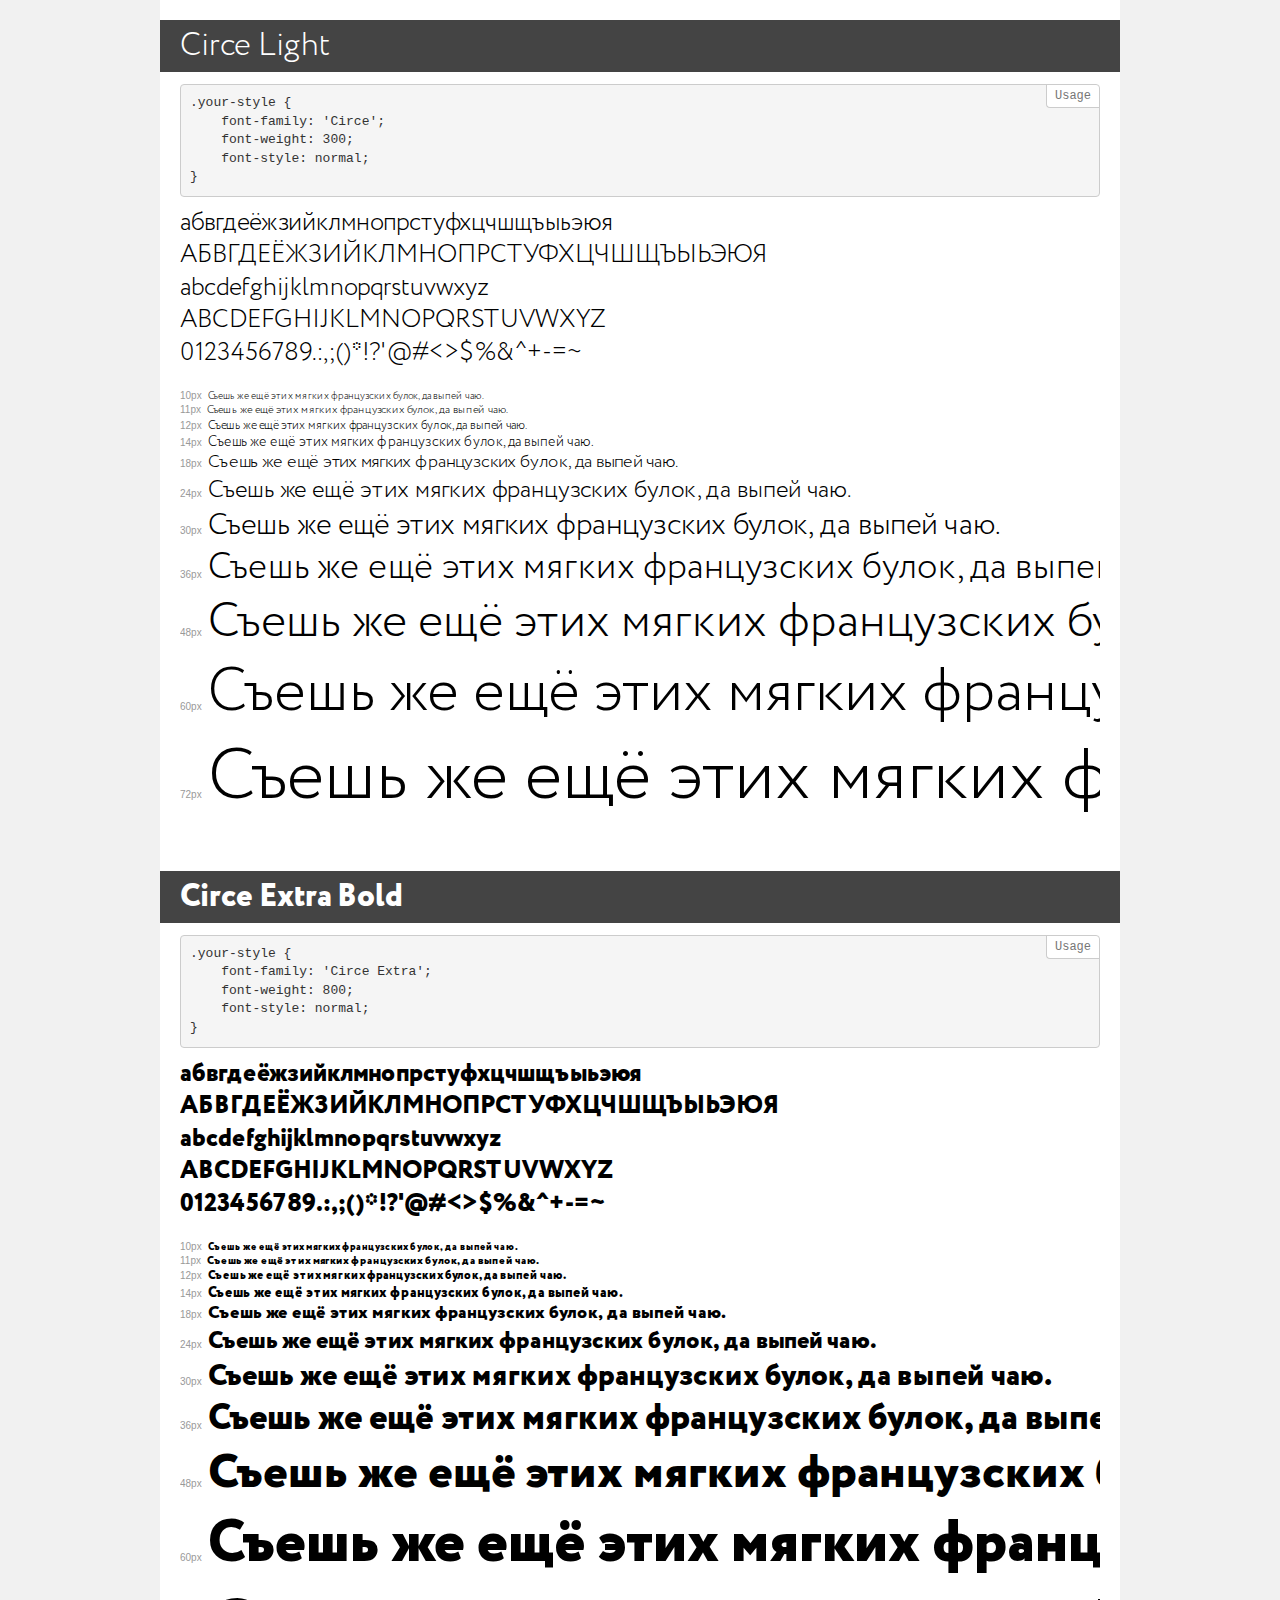
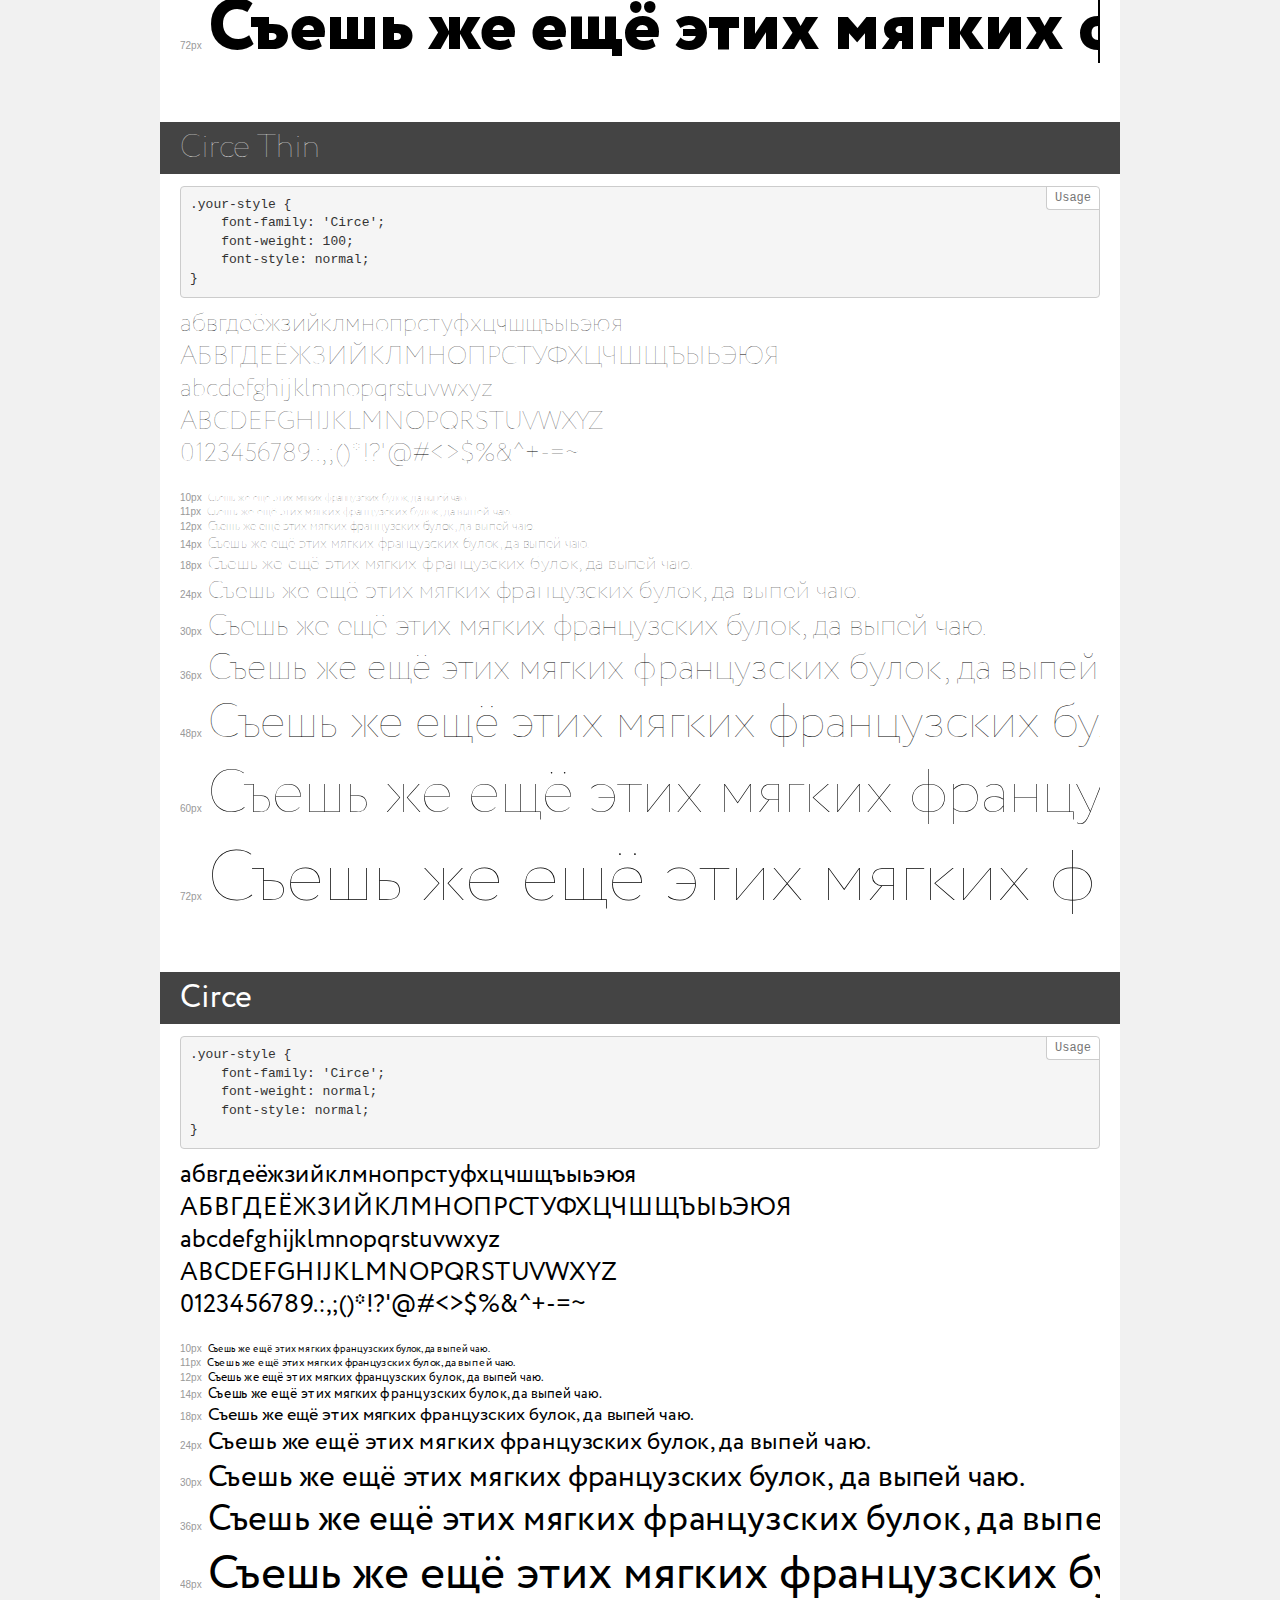
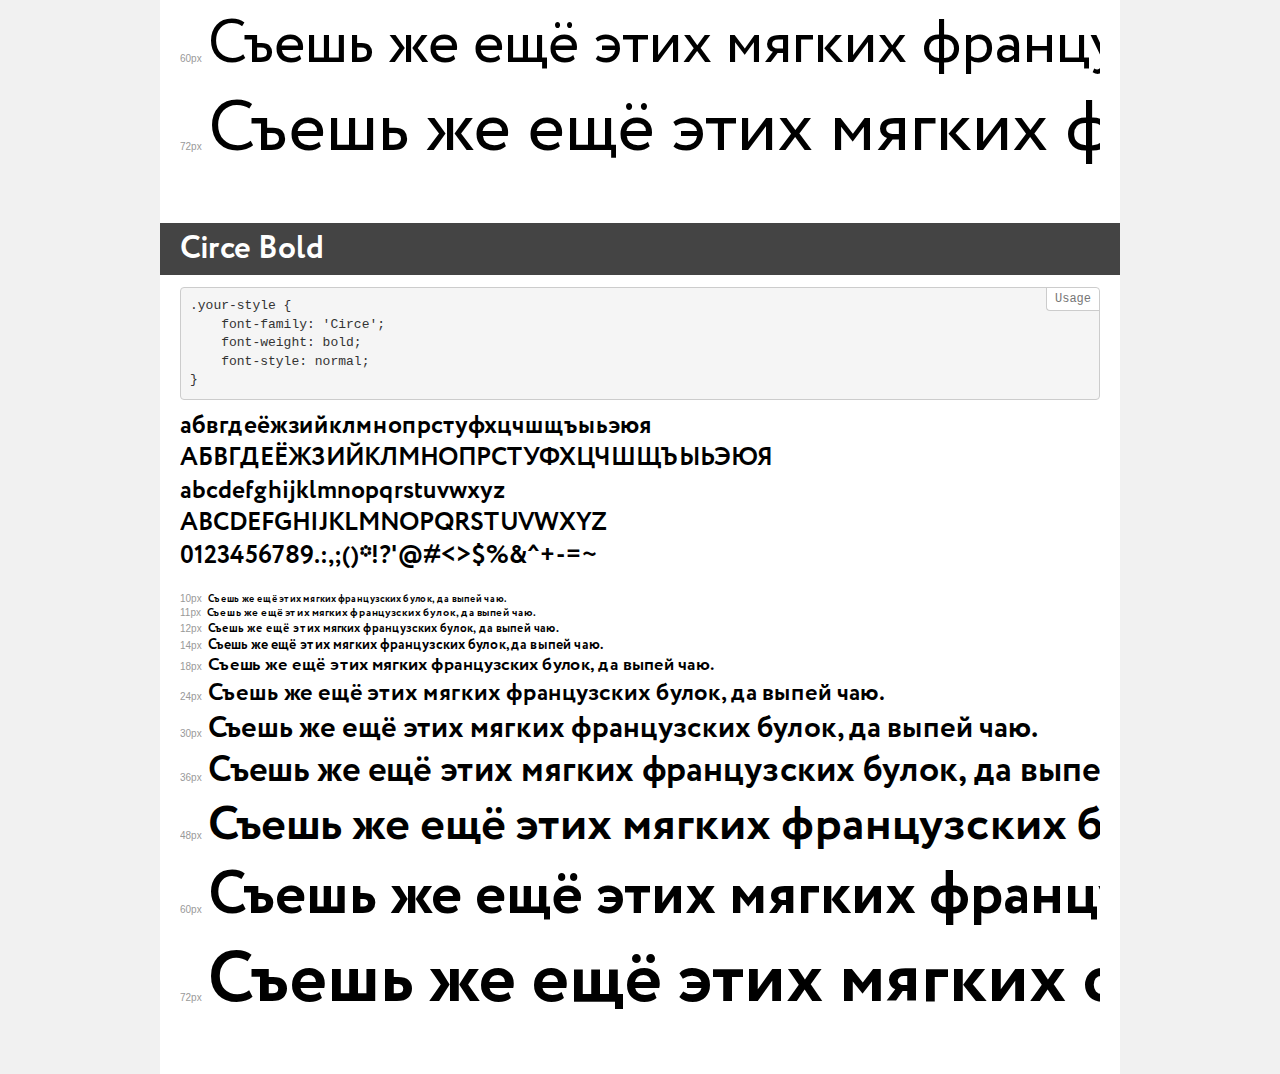
<file: fonts/circe/demo.html>
<!DOCTYPE html>
<html>
<head>
    <meta charset="utf-8">
    <meta http-equiv="X-UA-Compatible" content="IE=edge">
    <meta name="viewport" content="width=device-width, initial-scale=1">
    <meta name="robots" content="noindex, noarchive">
    <meta name="format-detection" content="telephone=no">
    <title>Transfonter demo</title>
    <link href="stylesheet.css" rel="stylesheet">
    <style>
        /*
        http://meyerweb.com/eric/tools/css/reset/
        v2.0 | 20110126
        License: none (public domain)
        */
        html, body, div, span, applet, object, iframe,
        h1, h2, h3, h4, h5, h6, p, blockquote, pre,
        a, abbr, acronym, address, big, cite, code,
        del, dfn, em, img, ins, kbd, q, s, samp,
        small, strike, strong, sub, sup, tt, var,
        b, u, i, center,
        dl, dt, dd, ol, ul, li,
        fieldset, form, label, legend,
        table, caption, tbody, tfoot, thead, tr, th, td,
        article, aside, canvas, details, embed,
        figure, figcaption, footer, header, hgroup,
        menu, nav, output, ruby, section, summary,
        time, mark, audio, video {
            margin: 0;
            padding: 0;
            border: 0;
            font-size: 100%;
            font: inherit;
            vertical-align: baseline;
        }
        /* HTML5 display-role reset for older browsers */
        article, aside, details, figcaption, figure,
        footer, header, hgroup, menu, nav, section {
            display: block;
        }
        body {
            line-height: 1;
        }
        ol, ul {
            list-style: none;
        }
        blockquote, q {
            quotes: none;
        }
        blockquote:before, blockquote:after,
        q:before, q:after {
            content: '';
            content: none;
        }
        table {
            border-collapse: collapse;
            border-spacing: 0;
        }
        /* common styles */
        body {
            background: #f1f1f1;
            color: #000;
        }
        .page {
            background: #fff;
            width: 920px;
            margin: 0 auto;
            padding: 20px 20px 0 20px;
            overflow: hidden;
        }
        .font-container {
            overflow-x: auto;
            overflow-y: hidden;
            margin-bottom: 40px;
            line-height: 1.3;
            white-space: nowrap;
            padding-bottom: 5px;
        }
        h1 {
            position: relative;
            background: #444;
            font-size: 32px;
            color: #fff;
            padding: 10px 20px;
            margin: 0 -20px 12px -20px;
        }
        .letters {
            font-size: 25px;
            margin-bottom: 20px;
        }
        .s10:before {
            content: '10px';
        }
        .s11:before {
            content: '11px';
        }
        .s12:before {
            content: '12px';
        }
        .s14:before {
            content: '14px';
        }
        .s18:before {
            content: '18px';
        }
        .s24:before {
            content: '24px';
        }
        .s30:before {
            content: '30px';
        }
        .s36:before {
            content: '36px';
        }
        .s48:before {
            content: '48px';
        }
        .s60:before {
            content: '60px';
        }
        .s72:before {
            content: '72px';
        }
        .s10:before, .s11:before, .s12:before, .s14:before,
        .s18:before, .s24:before, .s30:before, .s36:before,
        .s48:before, .s60:before, .s72:before {
            font-family: Arial, sans-serif;
            font-size: 10px;
            font-weight: normal;
            font-style: normal;
            color: #999;
            padding-right: 6px;
        }
        pre {
            display: block;
            position: relative;
            padding: 9px;
            margin: 0 0 10px;
            font-family: Monaco, Menlo, Consolas, "Courier New", monospace !important;
            font-size: 13px;
            line-height: 1.428571429;
            color: #333;
            font-weight: normal !important;
            font-style: normal !important;
            background-color: #f5f5f5;
            border: 1px solid #ccc;
            overflow-x: auto;
            border-radius: 4px;
        }
        pre:after {
            display: block;
            position: absolute;
            right: 0;
            top: 0;
            content: 'Usage';
            line-height: 1;
            padding: 5px 8px;
            font-size: 12px;
            color: #767676;
            background-color: #fff;
            border: 1px solid #ccc;
            border-right: none;
            border-top: none;
            border-radius: 0 4px 0 4px;
            z-index: 10;
        }
        /* responsive */
        @media (max-width: 959px) {
            .page {
                width: auto;
                margin: 0;
            }
        }
    </style>
</head>
<body>
<div class="page">
    <div class="demo" style="font-family: 'Circe'; font-weight: 300; font-style: normal;">
        <h1>Circe Light</h1>
        <pre>.your-style {
    font-family: 'Circe';
    font-weight: 300;
    font-style: normal;
}</pre>
        <div class="font-container">
            <p class="letters">
                абвгдеёжзийклмнопрстуфхцчшщъыьэюя<br>
АБВГДЕЁЖЗИЙКЛМНОПРСТУФХЦЧШЩЪЫЬЭЮЯ<br>
abcdefghijklmnopqrstuvwxyz<br>
ABCDEFGHIJKLMNOPQRSTUVWXYZ<br>
                0123456789.:,;()*!?'@#<>$%&^+-=~
            </p>
            <p class="s10" style="font-size: 10px;">Съешь же ещё этих мягких французских булок, да выпей чаю.</p>
            <p class="s11" style="font-size: 11px;">Съешь же ещё этих мягких французских булок, да выпей чаю.</p>
            <p class="s12" style="font-size: 12px;">Съешь же ещё этих мягких французских булок, да выпей чаю.</p>
            <p class="s14" style="font-size: 14px;">Съешь же ещё этих мягких французских булок, да выпей чаю.</p>
            <p class="s18" style="font-size: 18px;">Съешь же ещё этих мягких французских булок, да выпей чаю.</p>
            <p class="s24" style="font-size: 24px;">Съешь же ещё этих мягких французских булок, да выпей чаю.</p>
            <p class="s30" style="font-size: 30px;">Съешь же ещё этих мягких французских булок, да выпей чаю.</p>
            <p class="s36" style="font-size: 36px;">Съешь же ещё этих мягких французских булок, да выпей чаю.</p>
            <p class="s48" style="font-size: 48px;">Съешь же ещё этих мягких французских булок, да выпей чаю.</p>
            <p class="s60" style="font-size: 60px;">Съешь же ещё этих мягких французских булок, да выпей чаю.</p>
            <p class="s72" style="font-size: 72px;">Съешь же ещё этих мягких французских булок, да выпей чаю.</p>
        </div>
    </div>
    <div class="demo" style="font-family: 'Circe Extra'; font-weight: 800; font-style: normal;">
        <h1>Circe Extra Bold</h1>
        <pre>.your-style {
    font-family: 'Circe Extra';
    font-weight: 800;
    font-style: normal;
}</pre>
        <div class="font-container">
            <p class="letters">
                абвгдеёжзийклмнопрстуфхцчшщъыьэюя<br>
АБВГДЕЁЖЗИЙКЛМНОПРСТУФХЦЧШЩЪЫЬЭЮЯ<br>
abcdefghijklmnopqrstuvwxyz<br>
ABCDEFGHIJKLMNOPQRSTUVWXYZ<br>
                0123456789.:,;()*!?'@#<>$%&^+-=~
            </p>
            <p class="s10" style="font-size: 10px;">Съешь же ещё этих мягких французских булок, да выпей чаю.</p>
            <p class="s11" style="font-size: 11px;">Съешь же ещё этих мягких французских булок, да выпей чаю.</p>
            <p class="s12" style="font-size: 12px;">Съешь же ещё этих мягких французских булок, да выпей чаю.</p>
            <p class="s14" style="font-size: 14px;">Съешь же ещё этих мягких французских булок, да выпей чаю.</p>
            <p class="s18" style="font-size: 18px;">Съешь же ещё этих мягких французских булок, да выпей чаю.</p>
            <p class="s24" style="font-size: 24px;">Съешь же ещё этих мягких французских булок, да выпей чаю.</p>
            <p class="s30" style="font-size: 30px;">Съешь же ещё этих мягких французских булок, да выпей чаю.</p>
            <p class="s36" style="font-size: 36px;">Съешь же ещё этих мягких французских булок, да выпей чаю.</p>
            <p class="s48" style="font-size: 48px;">Съешь же ещё этих мягких французских булок, да выпей чаю.</p>
            <p class="s60" style="font-size: 60px;">Съешь же ещё этих мягких французских булок, да выпей чаю.</p>
            <p class="s72" style="font-size: 72px;">Съешь же ещё этих мягких французских булок, да выпей чаю.</p>
        </div>
    </div>
    <div class="demo" style="font-family: 'Circe'; font-weight: 100; font-style: normal;">
        <h1>Circe Thin</h1>
        <pre>.your-style {
    font-family: 'Circe';
    font-weight: 100;
    font-style: normal;
}</pre>
        <div class="font-container">
            <p class="letters">
                абвгдеёжзийклмнопрстуфхцчшщъыьэюя<br>
АБВГДЕЁЖЗИЙКЛМНОПРСТУФХЦЧШЩЪЫЬЭЮЯ<br>
abcdefghijklmnopqrstuvwxyz<br>
ABCDEFGHIJKLMNOPQRSTUVWXYZ<br>
                0123456789.:,;()*!?'@#<>$%&^+-=~
            </p>
            <p class="s10" style="font-size: 10px;">Съешь же ещё этих мягких французских булок, да выпей чаю.</p>
            <p class="s11" style="font-size: 11px;">Съешь же ещё этих мягких французских булок, да выпей чаю.</p>
            <p class="s12" style="font-size: 12px;">Съешь же ещё этих мягких французских булок, да выпей чаю.</p>
            <p class="s14" style="font-size: 14px;">Съешь же ещё этих мягких французских булок, да выпей чаю.</p>
            <p class="s18" style="font-size: 18px;">Съешь же ещё этих мягких французских булок, да выпей чаю.</p>
            <p class="s24" style="font-size: 24px;">Съешь же ещё этих мягких французских булок, да выпей чаю.</p>
            <p class="s30" style="font-size: 30px;">Съешь же ещё этих мягких французских булок, да выпей чаю.</p>
            <p class="s36" style="font-size: 36px;">Съешь же ещё этих мягких французских булок, да выпей чаю.</p>
            <p class="s48" style="font-size: 48px;">Съешь же ещё этих мягких французских булок, да выпей чаю.</p>
            <p class="s60" style="font-size: 60px;">Съешь же ещё этих мягких французских булок, да выпей чаю.</p>
            <p class="s72" style="font-size: 72px;">Съешь же ещё этих мягких французских булок, да выпей чаю.</p>
        </div>
    </div>
    <div class="demo" style="font-family: 'Circe'; font-weight: normal; font-style: normal;">
        <h1>Circe</h1>
        <pre>.your-style {
    font-family: 'Circe';
    font-weight: normal;
    font-style: normal;
}</pre>
        <div class="font-container">
            <p class="letters">
                абвгдеёжзийклмнопрстуфхцчшщъыьэюя<br>
АБВГДЕЁЖЗИЙКЛМНОПРСТУФХЦЧШЩЪЫЬЭЮЯ<br>
abcdefghijklmnopqrstuvwxyz<br>
ABCDEFGHIJKLMNOPQRSTUVWXYZ<br>
                0123456789.:,;()*!?'@#<>$%&^+-=~
            </p>
            <p class="s10" style="font-size: 10px;">Съешь же ещё этих мягких французских булок, да выпей чаю.</p>
            <p class="s11" style="font-size: 11px;">Съешь же ещё этих мягких французских булок, да выпей чаю.</p>
            <p class="s12" style="font-size: 12px;">Съешь же ещё этих мягких французских булок, да выпей чаю.</p>
            <p class="s14" style="font-size: 14px;">Съешь же ещё этих мягких французских булок, да выпей чаю.</p>
            <p class="s18" style="font-size: 18px;">Съешь же ещё этих мягких французских булок, да выпей чаю.</p>
            <p class="s24" style="font-size: 24px;">Съешь же ещё этих мягких французских булок, да выпей чаю.</p>
            <p class="s30" style="font-size: 30px;">Съешь же ещё этих мягких французских булок, да выпей чаю.</p>
            <p class="s36" style="font-size: 36px;">Съешь же ещё этих мягких французских булок, да выпей чаю.</p>
            <p class="s48" style="font-size: 48px;">Съешь же ещё этих мягких французских булок, да выпей чаю.</p>
            <p class="s60" style="font-size: 60px;">Съешь же ещё этих мягких французских булок, да выпей чаю.</p>
            <p class="s72" style="font-size: 72px;">Съешь же ещё этих мягких французских булок, да выпей чаю.</p>
        </div>
    </div>
    <div class="demo" style="font-family: 'Circe'; font-weight: bold; font-style: normal;">
        <h1>Circe Bold</h1>
        <pre>.your-style {
    font-family: 'Circe';
    font-weight: bold;
    font-style: normal;
}</pre>
        <div class="font-container">
            <p class="letters">
                абвгдеёжзийклмнопрстуфхцчшщъыьэюя<br>
АБВГДЕЁЖЗИЙКЛМНОПРСТУФХЦЧШЩЪЫЬЭЮЯ<br>
abcdefghijklmnopqrstuvwxyz<br>
ABCDEFGHIJKLMNOPQRSTUVWXYZ<br>
                0123456789.:,;()*!?'@#<>$%&^+-=~
            </p>
            <p class="s10" style="font-size: 10px;">Съешь же ещё этих мягких французских булок, да выпей чаю.</p>
            <p class="s11" style="font-size: 11px;">Съешь же ещё этих мягких французских булок, да выпей чаю.</p>
            <p class="s12" style="font-size: 12px;">Съешь же ещё этих мягких французских булок, да выпей чаю.</p>
            <p class="s14" style="font-size: 14px;">Съешь же ещё этих мягких французских булок, да выпей чаю.</p>
            <p class="s18" style="font-size: 18px;">Съешь же ещё этих мягких французских булок, да выпей чаю.</p>
            <p class="s24" style="font-size: 24px;">Съешь же ещё этих мягких французских булок, да выпей чаю.</p>
            <p class="s30" style="font-size: 30px;">Съешь же ещё этих мягких французских булок, да выпей чаю.</p>
            <p class="s36" style="font-size: 36px;">Съешь же ещё этих мягких французских булок, да выпей чаю.</p>
            <p class="s48" style="font-size: 48px;">Съешь же ещё этих мягких французских булок, да выпей чаю.</p>
            <p class="s60" style="font-size: 60px;">Съешь же ещё этих мягких французских булок, да выпей чаю.</p>
            <p class="s72" style="font-size: 72px;">Съешь же ещё этих мягких французских булок, да выпей чаю.</p>
        </div>
    </div>
</div>
</body>
</html>
</file>
<file: fonts/circe/stylesheet.css>
@font-face {
    font-family: 'Circe';
    src: url('Circe-Light.eot');
    src: local('Circe Light'), local('Circe-Light'),
        url('Circe-Light.eot?#iefix') format('embedded-opentype'),
        url('Circe-Light.woff2') format('woff2'),
        url('Circe-Light.woff') format('woff'),
        url('Circe-Light.ttf') format('truetype');
    font-weight: 300;
    font-style: normal;
}

@font-face {
    font-family: 'Circe Extra';
    src: url('Circe-ExtraBold.eot');
    src: local('Circe Extra Bold'), local('Circe-ExtraBold'),
        url('Circe-ExtraBold.eot?#iefix') format('embedded-opentype'),
        url('Circe-ExtraBold.woff2') format('woff2'),
        url('Circe-ExtraBold.woff') format('woff'),
        url('Circe-ExtraBold.ttf') format('truetype');
    font-weight: 800;
    font-style: normal;
}

@font-face {
    font-family: 'Circe';
    src: url('Circe-Thin.eot');
    src: local('Circe Thin'), local('Circe-Thin'),
        url('Circe-Thin.eot?#iefix') format('embedded-opentype'),
        url('Circe-Thin.woff2') format('woff2'),
        url('Circe-Thin.woff') format('woff'),
        url('Circe-Thin.ttf') format('truetype');
    font-weight: 100;
    font-style: normal;
}

@font-face {
    font-family: 'Circe';
    src: url('Circe-Regular.eot');
    src: local('Circe'), local('Circe-Regular'),
        url('Circe-Regular.eot?#iefix') format('embedded-opentype'),
        url('Circe-Regular.woff2') format('woff2'),
        url('Circe-Regular.woff') format('woff'),
        url('Circe-Regular.ttf') format('truetype');
    font-weight: normal;
    font-style: normal;
}

@font-face {
    font-family: 'Circe';
    src: url('Circe-Bold.eot');
    src: local('Circe Bold'), local('Circe-Bold'),
        url('Circe-Bold.eot?#iefix') format('embedded-opentype'),
        url('Circe-Bold.woff2') format('woff2'),
        url('Circe-Bold.woff') format('woff'),
        url('Circe-Bold.ttf') format('truetype');
    font-weight: bold;
    font-style: normal;
}
</file>
